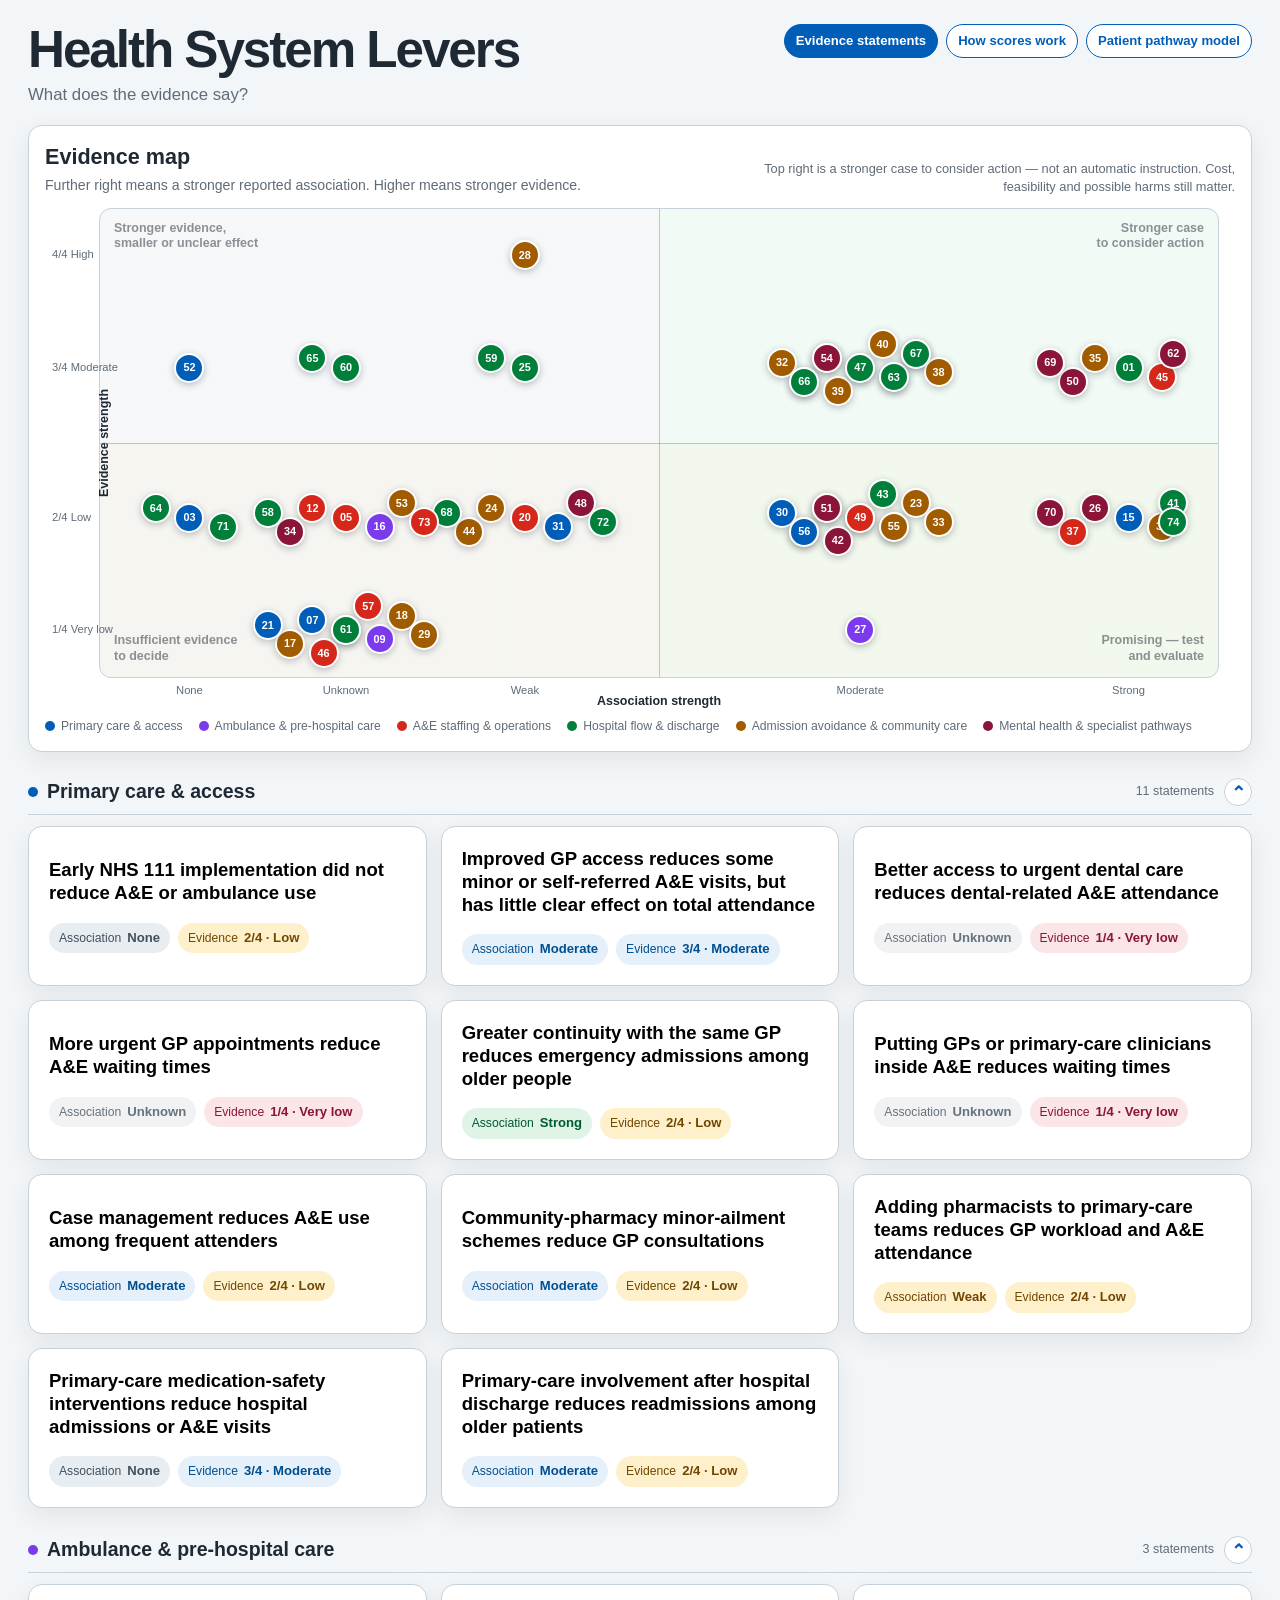
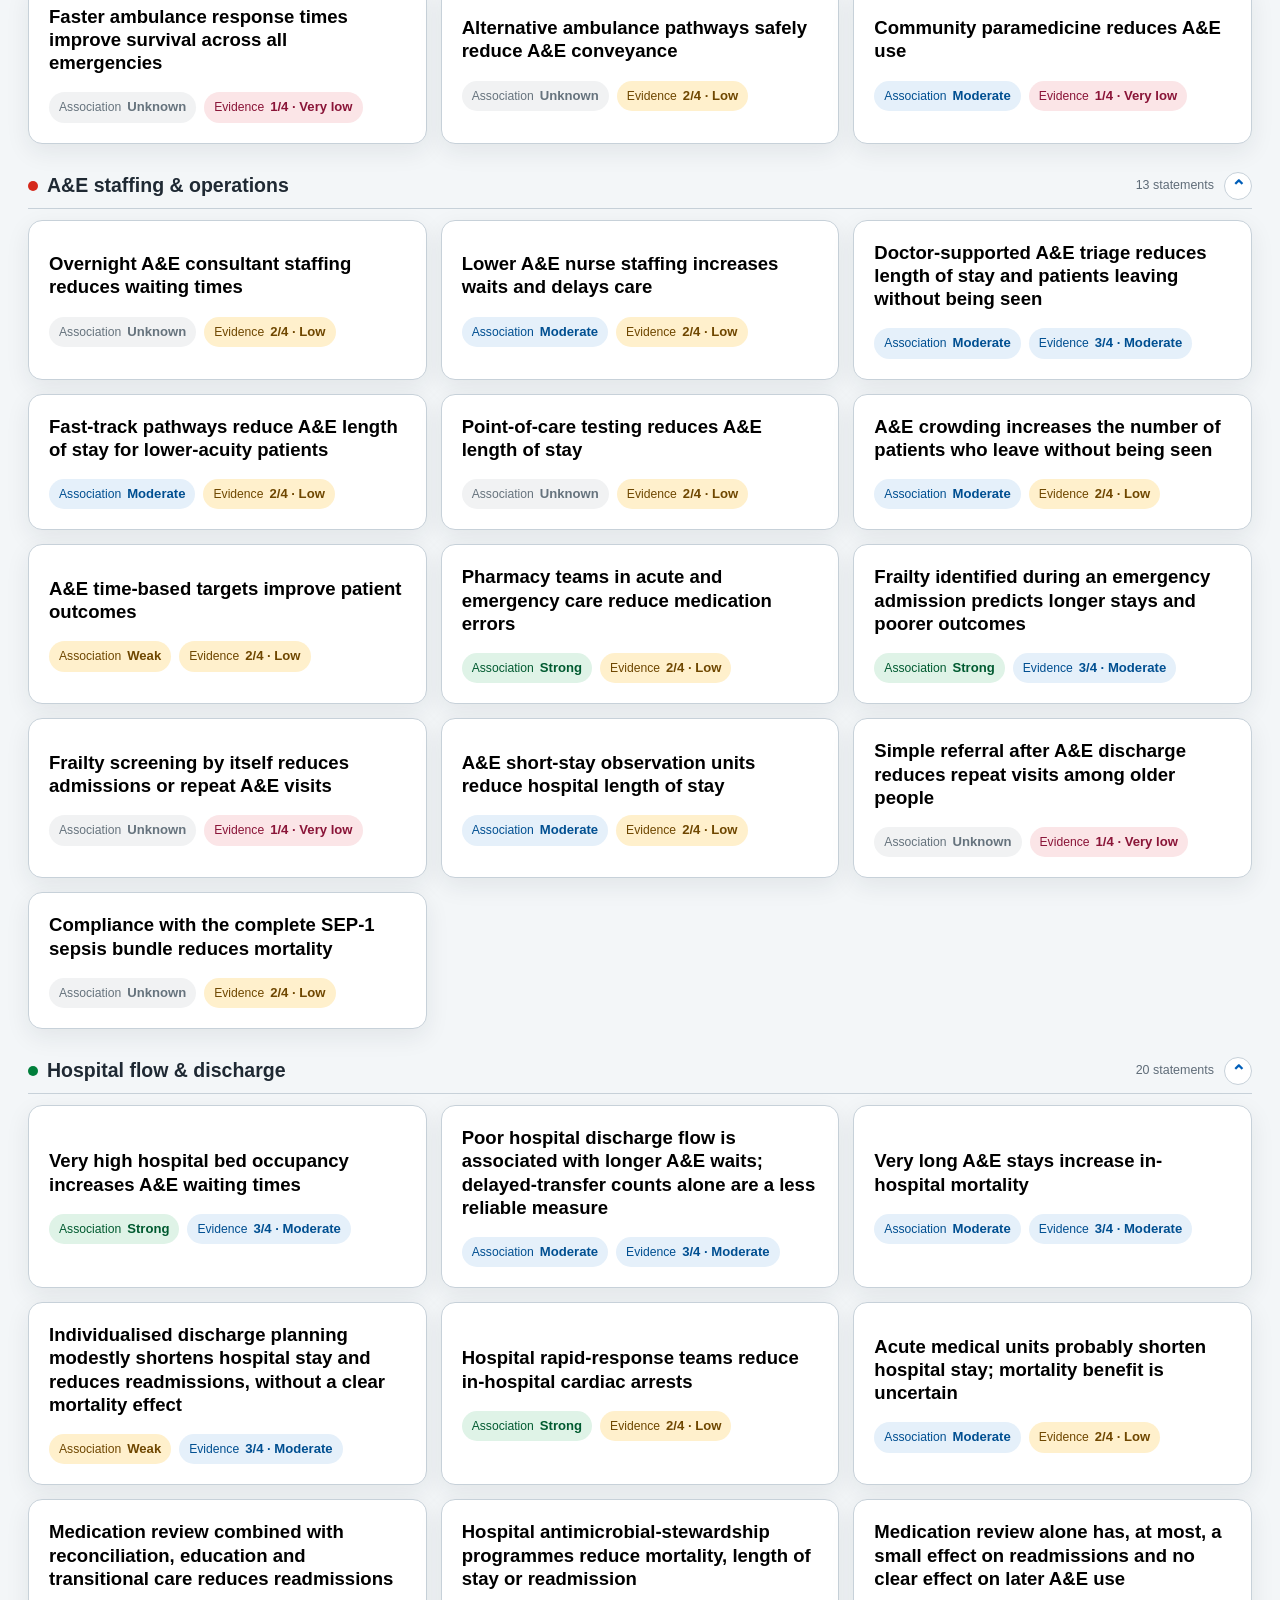
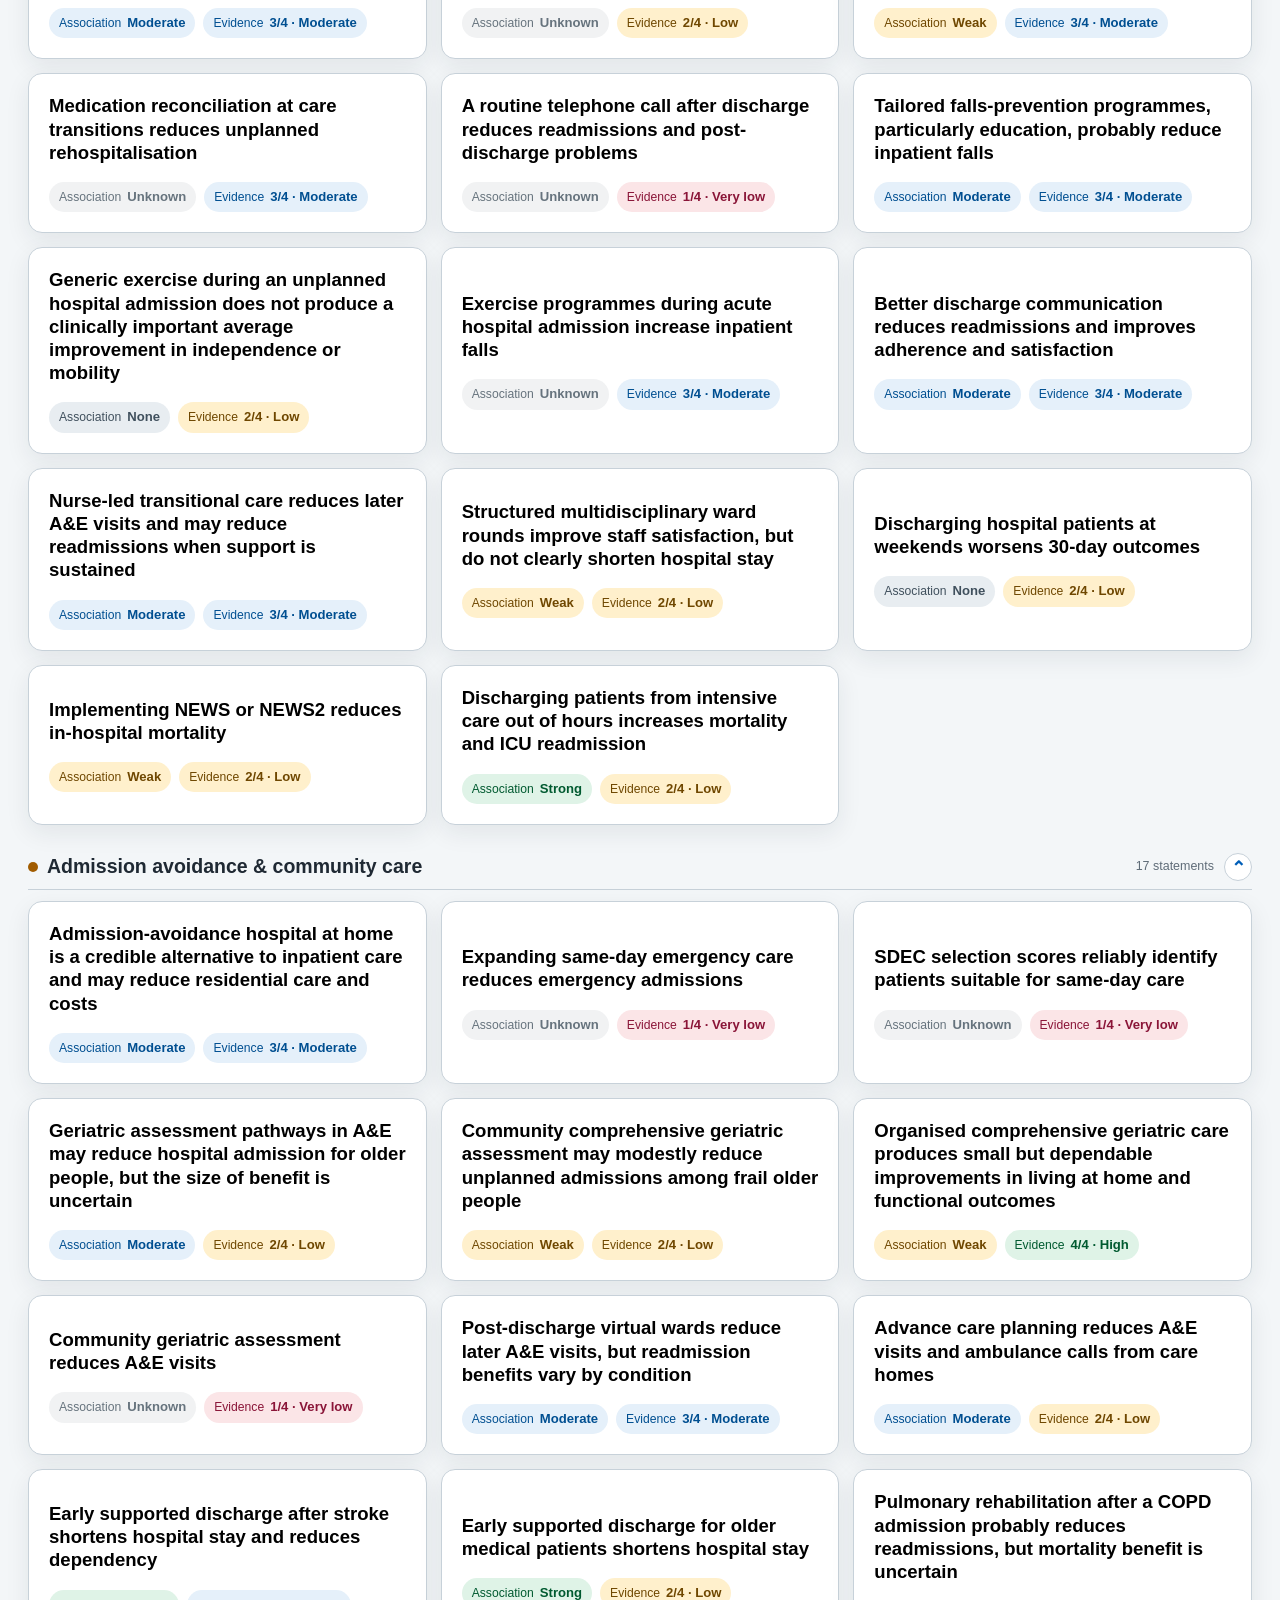
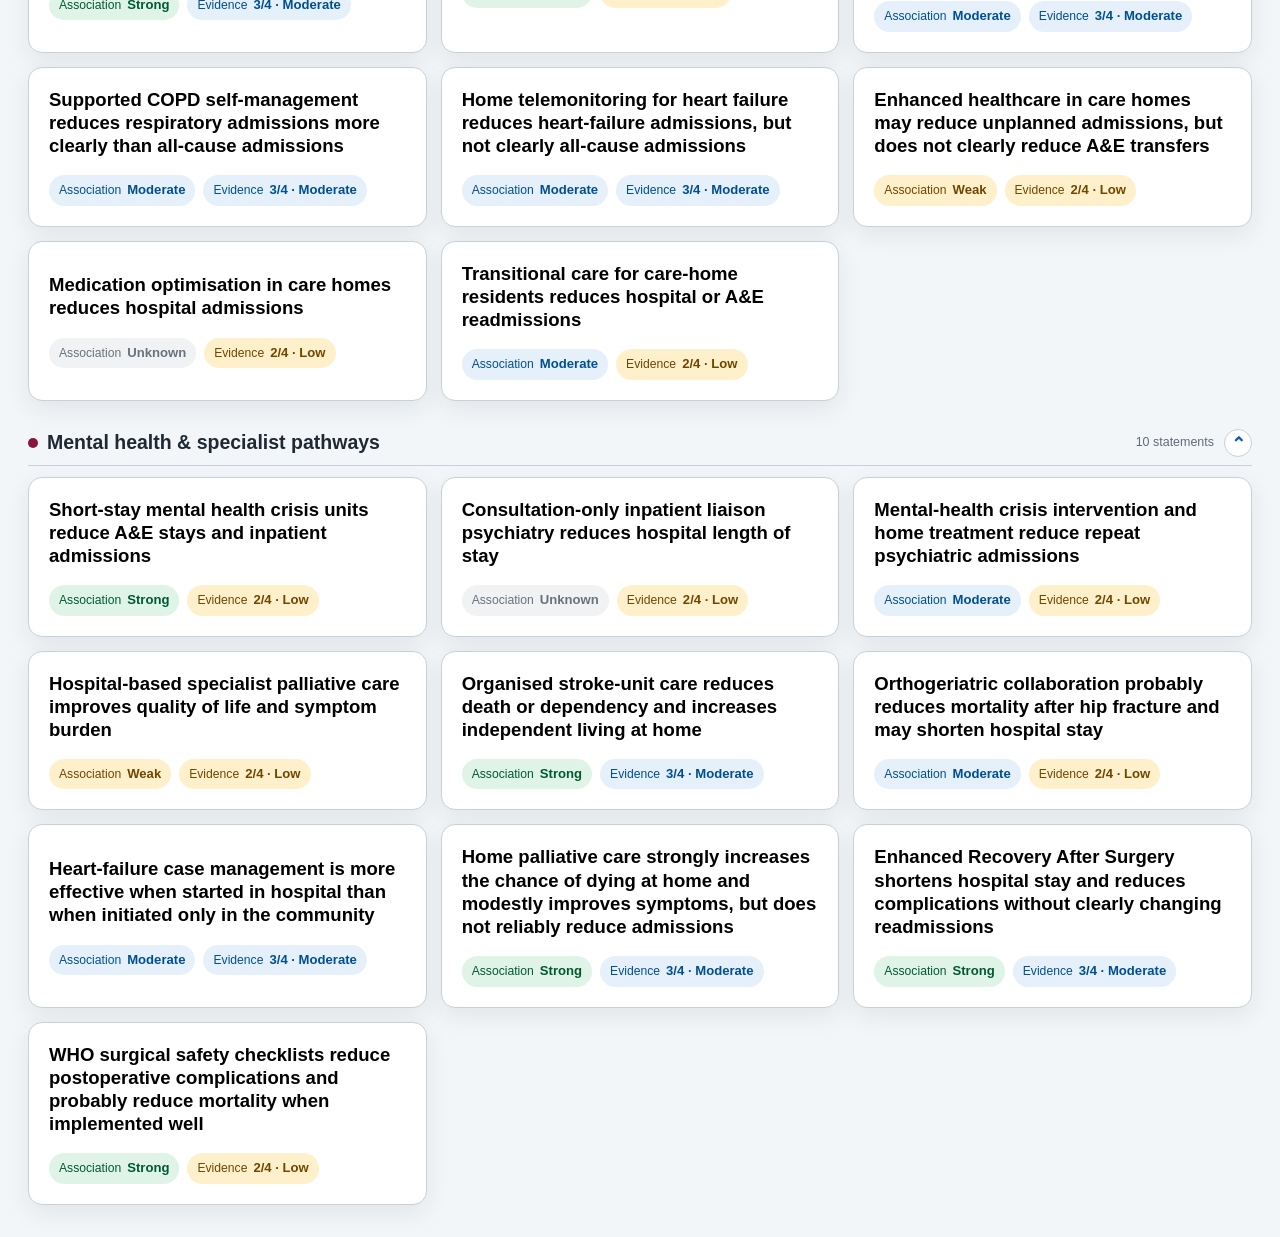
<file: index.html>
<!DOCTYPE html>
<html lang="en-GB">
<head>
    <!-- ===================================================================
         00A. PAGE METADATA
         =================================================================== -->
    <meta charset="UTF-8">
    <meta name="viewport" content="width=device-width, initial-scale=1.0">
    <meta name="description" content="Plain-language evidence statements about changes to health services and the outcomes associated with them.">
    <title>Health System Levers</title>
    <link rel="stylesheet" href="css/styles.css">
    <link rel="stylesheet" href="css/evidence-map.css">
    <link rel="stylesheet" href="css/collapsible.css">
</head>
<body>
    <!-- ===================================================================
         00B. WIDE PAGE SHELL
         =================================================================== -->
    <main class="main-content">
        <header class="page-header">
            <div>
                <h1>Health System Levers</h1>
                <p>What does the evidence say?</p>
            </div>

            <nav class="page-nav" aria-label="Page navigation">
                <span class="page-nav__current">Evidence statements</span>
                <a href="method/">How scores work</a>
                <a href="pathway/">Patient pathway model</a>
            </nav>
        </header>

        <!-- ===============================================================
             01A. ASSOCIATION AND EVIDENCE MAP
             =============================================================== -->
        <section class="evidence-map-panel" aria-labelledby="evidence-map-title">
            <div class="evidence-map-heading">
                <div>
                    <h2 id="evidence-map-title">Evidence map</h2>
                    <p>Further right means a stronger reported association. Higher means stronger evidence.</p>
                </div>
                <p class="evidence-map-caution">Top right is a stronger case to consider action — not an automatic instruction. Cost, feasibility and possible harms still matter.</p>
            </div>

            <div class="evidence-map" id="evidence-map" aria-label="Chart of association strength against evidence strength"></div>
            <div class="category-legend" id="category-legend" aria-label="Domain colours"></div>
        </section>

        <!-- ===============================================================
             02A. CATEGORISED EVIDENCE STATEMENTS
             =============================================================== -->
        <div class="category-list" id="statement-grid" aria-label="Health service evidence statements"></div>
    </main>

    <!-- ===================================================================
         03A. SHARED EVIDENCE TOOLTIP
         =================================================================== -->
    <div class="evidence-tooltip" id="evidence-tooltip" role="dialog" aria-modal="false" aria-labelledby="tooltip-title" hidden>
        <button class="tooltip-close" id="tooltip-close" type="button" aria-label="Close evidence">×</button>
        <div id="tooltip-content"></div>
    </div>

    <!-- ===================================================================
         04A. SOURCE DATA, SYNTHESIS AND APPLICATION SCRIPTS
         =================================================================== -->
    <script src="data/evidence.js"></script>
    <script src="data/evidence-more.js"></script>
    <script src="data/evidence-more-2.js"></script>
    <script src="data/evidence-more-3.js"></script>
    <script src="data/evidence-more-4.js"></script>
    <script src="data/evidence-more-5.js"></script>
    <script src="data/evidence-more-6.js"></script>
    <script src="data/evidence-more-7.js"></script>
    <script src="data/evidence-more-8.js"></script>
    <script src="data/synthesis-audit.js"></script>
    <script src="data/categories.js"></script>
    <script src="js/app.js"></script>
</body>
</html>
</file>
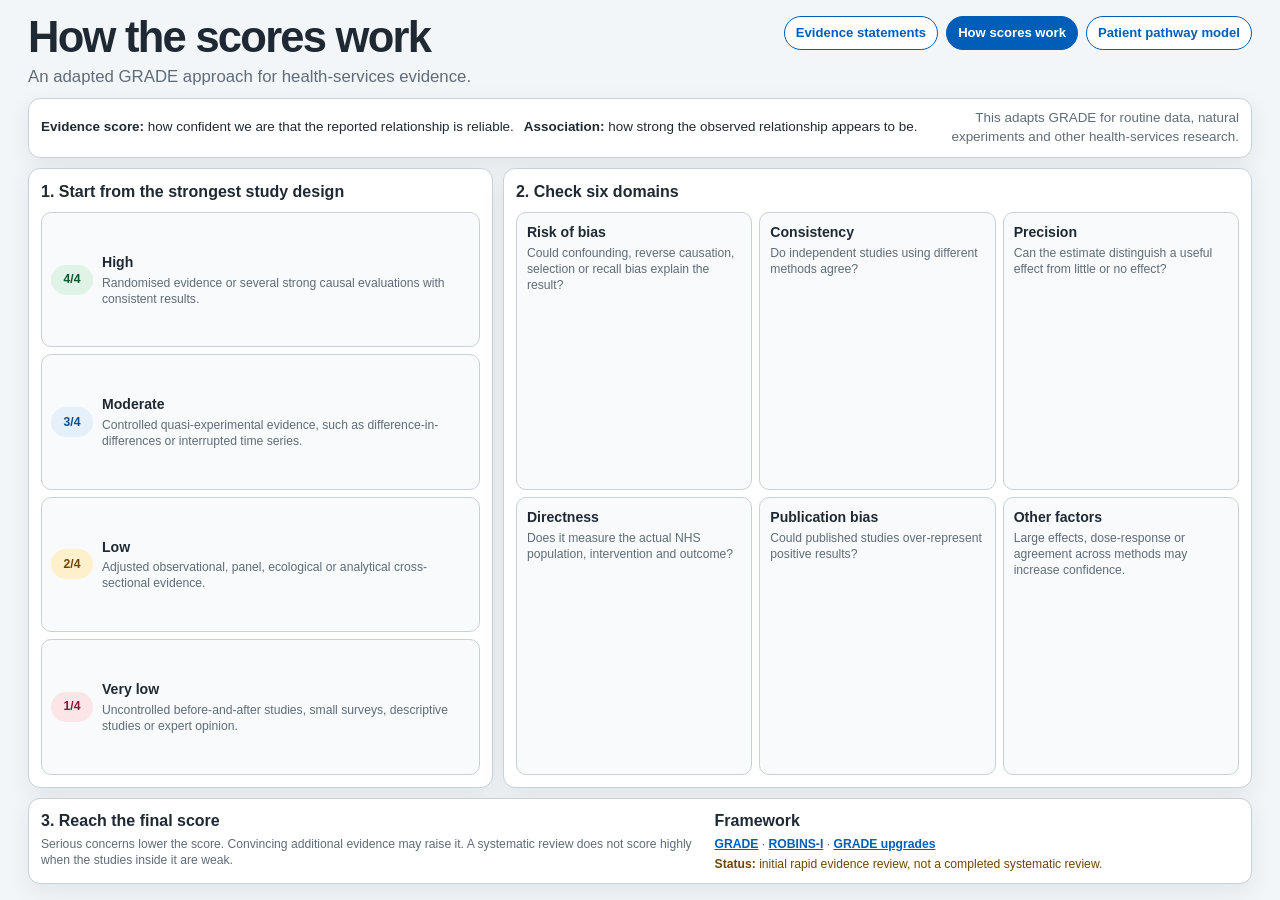
<file: method/index.html>
<!DOCTYPE html>
<html lang="en-GB">
<head>
    <!-- ===================================================================
         00A. PAGE METADATA
         =================================================================== -->
    <meta charset="UTF-8">
    <meta name="viewport" content="width=device-width, initial-scale=1.0">
    <meta name="description" content="How Health System Levers rates health-services evidence.">
    <title>How the scores work | Health System Levers</title>
    <link rel="stylesheet" href="../css/styles.css">
    <link rel="stylesheet" href="styles.css">
</head>
<body>
    <!-- ===================================================================
         00B. COMPACT METHOD PAGE
         =================================================================== -->
    <main class="main-content method-page">
        <header class="page-header method-header">
            <div>
                <h1>How the scores work</h1>
                <p>An adapted GRADE approach for health-services evidence.</p>
            </div>

            <nav class="page-nav" aria-label="Page navigation">
                <a href="../">Evidence statements</a>
                <span class="page-nav__current">How scores work</span>
                <a href="../pathway/">Patient pathway model</a>
            </nav>
        </header>

        <!-- ===============================================================
             01A. PURPOSE AND IMPORTANT DISTINCTION
             =============================================================== -->
        <section class="method-summary">
            <p><strong>Evidence score:</strong> how confident we are that the reported relationship is reliable.</p>
            <p><strong>Association:</strong> how strong the observed relationship appears to be.</p>
            <p class="method-summary__note">This adapts GRADE for routine data, natural experiments and other health-services research.</p>
        </section>

        <!-- ===============================================================
             02A. STARTING DESIGN AND REVIEW DOMAINS
             =============================================================== -->
        <div class="method-layout">
            <section class="method-panel method-panel--design">
                <h2>1. Start from the strongest study design</h2>

                <div class="design-list">
                    <article>
                        <div class="method-score method-score--high">4/4</div>
                        <div><h3>High</h3><p>Randomised evidence or several strong causal evaluations with consistent results.</p></div>
                    </article>

                    <article>
                        <div class="method-score method-score--moderate">3/4</div>
                        <div><h3>Moderate</h3><p>Controlled quasi-experimental evidence, such as difference-in-differences or interrupted time series.</p></div>
                    </article>

                    <article>
                        <div class="method-score method-score--low">2/4</div>
                        <div><h3>Low</h3><p>Adjusted observational, panel, ecological or analytical cross-sectional evidence.</p></div>
                    </article>

                    <article>
                        <div class="method-score method-score--very-low">1/4</div>
                        <div><h3>Very low</h3><p>Uncontrolled before-and-after studies, small surveys, descriptive studies or expert opinion.</p></div>
                    </article>
                </div>
            </section>

            <section class="method-panel method-panel--domains">
                <h2>2. Check six domains</h2>

                <div class="domain-grid">
                    <article><h3>Risk of bias</h3><p>Could confounding, reverse causation, selection or recall bias explain the result?</p></article>
                    <article><h3>Consistency</h3><p>Do independent studies using different methods agree?</p></article>
                    <article><h3>Precision</h3><p>Can the estimate distinguish a useful effect from little or no effect?</p></article>
                    <article><h3>Directness</h3><p>Does it measure the actual NHS population, intervention and outcome?</p></article>
                    <article><h3>Publication bias</h3><p>Could published studies over-represent positive results?</p></article>
                    <article><h3>Other factors</h3><p>Large effects, dose-response or agreement across methods may increase confidence.</p></article>
                </div>
            </section>
        </div>

        <!-- ===============================================================
             03A. FINAL RATING AND SOURCES
             =============================================================== -->
        <section class="method-footer">
            <div>
                <h2>3. Reach the final score</h2>
                <p>Serious concerns lower the score. Convincing additional evidence may raise it. A systematic review does not score highly when the studies inside it are weak.</p>
            </div>

            <div>
                <h2>Framework</h2>
                <p><a href="https://www.cochrane.org/authors/handbooks-and-manuals/handbook/current/chapter-14" target="_blank" rel="noopener noreferrer">GRADE</a> · <a href="https://www.bmj.com/content/355/bmj.i4919" target="_blank" rel="noopener noreferrer">ROBINS-I</a> · <a href="https://www.cdc.gov/acip-grade-handbook/hcp/chapter-9-domains-increasing-ones-certainty-in-the-evidence/index.html" target="_blank" rel="noopener noreferrer">GRADE upgrades</a></p>
                <p class="method-status"><strong>Status:</strong> initial rapid evidence review, not a completed systematic review.</p>
            </div>
        </section>
    </main>
</body>
</html>
</file>
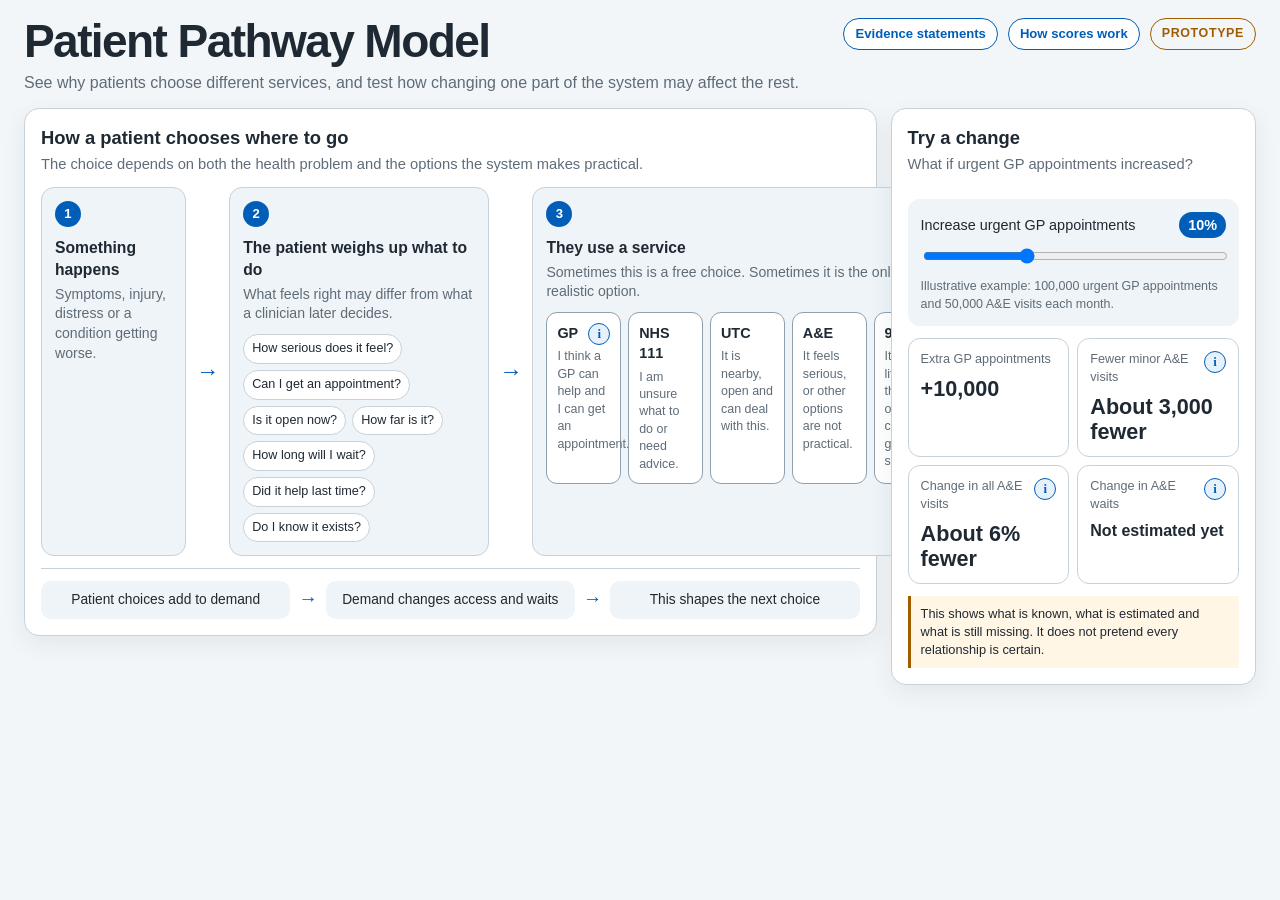
<file: pathway/index.html>
<!DOCTYPE html>
<html lang="en-GB">
<head>
    <!-- ===================================================================
         00A. PAGE METADATA
         =================================================================== -->
    <meta charset="UTF-8">
    <meta name="viewport" content="width=device-width, initial-scale=1.0">
    <meta name="description" content="Explore why patients choose different health services and what may happen when one part of the system changes.">
    <title>Patient Pathway Model | Health System Levers</title>
    <link rel="stylesheet" href="styles.css">
</head>
<body>
    <!-- ===================================================================
         00B. WIDE PAGE SHELL
         =================================================================== -->
    <main class="main-content">
        <header class="page-header">
            <div>
                <h1>Patient Pathway Model</h1>
                <p>See why patients choose different services, and test how changing one part of the system may affect the rest.</p>
            </div>

            <nav class="page-nav" aria-label="Page navigation">
                <a href="../">Evidence statements</a>
                <a href="../method/">How scores work</a>
                <span class="prototype-badge">Prototype</span>
            </nav>
        </header>

        <div class="workspace">
            <!-- ===========================================================
                 01A. SIMPLE PATIENT CHOICE MAP
                 =========================================================== -->
            <section class="panel pathway-panel" aria-labelledby="pathway-title">
                <div class="panel-heading">
                    <h2 id="pathway-title">How a patient chooses where to go</h2>
                    <p>The choice depends on both the health problem and the options the system makes practical.</p>
                </div>

                <div class="pathway-grid">
                    <article class="pathway-stage pathway-stage--need">
                        <div class="step-number">1</div>
                        <div>
                            <h3>Something happens</h3>
                            <p>Symptoms, injury, distress or a condition getting worse.</p>
                        </div>
                    </article>

                    <div class="pathway-arrow" aria-hidden="true">→</div>

                    <article class="pathway-stage pathway-stage--choice">
                        <div class="step-number">2</div>
                        <div>
                            <h3>The patient weighs up what to do</h3>
                            <p>What feels right may differ from what a clinician later decides.</p>
                        </div>

                        <div class="influence-list" aria-label="Things that affect the patient's choice">
                            <span>How serious does it feel?</span>
                            <span>Can I get an appointment?</span>
                            <span>Is it open now?</span>
                            <span>How far is it?</span>
                            <span>How long will I wait?</span>
                            <span>Did it help last time?</span>
                            <span>Do I know it exists?</span>
                        </div>
                    </article>

                    <div class="pathway-arrow" aria-hidden="true">→</div>

                    <article class="pathway-stage pathway-stage--services">
                        <div class="step-number">3</div>
                        <div>
                            <h3>They use a service</h3>
                            <p>Sometimes this is a free choice. Sometimes it is the only realistic option.</p>
                        </div>

                        <div class="service-grid">
                            <div class="service-node">
                                <div class="service-title-row">
                                    <h4>GP</h4>
                                    <button class="info-button" type="button" data-evidence-id="E01" aria-label="Show evidence about GP access and A&E use">i</button>
                                </div>
                                <p>I think a GP can help and I can get an appointment.</p>
                            </div>

                            <div class="service-node">
                                <h4>NHS 111</h4>
                                <p>I am unsure what to do or need advice.</p>
                            </div>

                            <div class="service-node">
                                <h4>UTC</h4>
                                <p>It is nearby, open and can deal with this.</p>
                            </div>

                            <div class="service-node">
                                <h4>A&amp;E</h4>
                                <p>It feels serious, or other options are not practical.</p>
                            </div>

                            <div class="service-node">
                                <h4>999</h4>
                                <p>It feels life-threatening or I cannot get there safely.</p>
                            </div>
                        </div>
                    </article>
                </div>

                <div class="feedback-strip" aria-label="How patient choices feed back into the system">
                    <div>Patient choices add to demand</div>
                    <span aria-hidden="true">→</span>
                    <div>Demand changes access and waits</div>
                    <span aria-hidden="true">→</span>
                    <div>This shapes the next choice</div>
                </div>
            </section>

            <!-- ===========================================================
                 02A. FIRST WHAT-IF EXAMPLE
                 =========================================================== -->
            <section class="panel model-panel" aria-labelledby="model-title">
                <div class="panel-heading">
                    <h2 id="model-title">Try a change</h2>
                    <p>What if urgent GP appointments increased?</p>
                </div>

                <div class="control-panel">
                    <label for="gp-change">Increase urgent GP appointments <strong id="gp-change-value">10%</strong></label>
                    <input id="gp-change" type="range" min="0" max="30" step="1" value="10">
                    <p>Illustrative example: 100,000 urgent GP appointments and 50,000 A&amp;E visits each month.</p>
                </div>

                <div class="output-grid" aria-live="polite">
                    <article class="output-card">
                        <div class="output-card__label">Extra GP appointments</div>
                        <div class="output-card__value" id="output-extra-gp">—</div>
                    </article>

                    <article class="output-card">
                        <div class="output-card__topline">
                            <div class="output-card__label">Fewer minor A&amp;E visits</div>
                            <button class="info-button" type="button" data-evidence-id="E02" aria-label="Show evidence about extra GP access and minor A&E visits">i</button>
                        </div>
                        <div class="output-card__value" id="output-minor-ae">—</div>
                    </article>

                    <article class="output-card">
                        <div class="output-card__topline">
                            <div class="output-card__label">Change in all A&amp;E visits</div>
                            <button class="info-button" type="button" data-evidence-id="E02" aria-label="Show evidence about extra GP access and total A&E visits">i</button>
                        </div>
                        <div class="output-card__value" id="output-total-ae">—</div>
                    </article>

                    <article class="output-card">
                        <div class="output-card__topline">
                            <div class="output-card__label">Change in A&amp;E waits</div>
                            <button class="info-button" type="button" data-evidence-id="E03" aria-label="Show evidence about A&E arrivals and waits">i</button>
                        </div>
                        <div class="output-card__value output-card__value--small" id="output-waits">—</div>
                    </article>
                </div>

                <p class="model-note">This shows what is known, what is estimated and what is still missing. It does not pretend every relationship is certain.</p>
            </section>
        </div>
    </main>

    <!-- ===================================================================
         03A. SHARED EVIDENCE TOOLTIP
         =================================================================== -->
    <div class="evidence-tooltip" id="evidence-tooltip" role="tooltip" hidden>
        <button class="tooltip-close" id="tooltip-close" type="button" aria-label="Close evidence">×</button>
        <div id="tooltip-content"></div>
    </div>

    <!-- ===================================================================
         04A. DATA AND APPLICATION SCRIPTS
         =================================================================== -->
    <script src="evidence.js"></script>
    <script src="app.js"></script>
</body>
</html>
</file>
<file: css/styles.css>
/* ========================================================================== 
   00A. DESIGN TOKENS
   ========================================================================== */

:root {
    --page-bg: #f3f6f8;
    --panel-bg: #ffffff;
    --text: #1f2933;
    --muted: #5f6c78;
    --border: #c7d1d9;
    --accent: #005eb8;
    --shadow: 0 8px 24px rgba(31, 41, 51, 0.08);

    --association-strong-bg: #dff3e7;
    --association-strong-text: #005a30;
    --association-moderate-bg: #e5f0fa;
    --association-moderate-text: #004f91;
    --association-weak-bg: #fff0cc;
    --association-weak-text: #6f4700;
    --association-none-bg: #e8edf1;
    --association-none-text: #40505d;
    --association-unknown-bg: #f1f2f3;
    --association-unknown-text: #66737d;

    --evidence-high-bg: #dff3e7;
    --evidence-high-text: #005a30;
    --evidence-moderate-bg: #e5f0fa;
    --evidence-moderate-text: #004f91;
    --evidence-low-bg: #fff0cc;
    --evidence-low-text: #6f4700;
    --evidence-very-low-bg: #fbe5e7;
    --evidence-very-low-text: #8a1538;
}

/* ========================================================================== 
   00B. BASE PAGE
   ========================================================================== */

* {
    box-sizing: border-box;
}

html {
    min-height: 100%;
}

body {
    min-height: 100%;
    margin: 0;
    background: var(--page-bg);
    color: var(--text);
    font-family: Arial, Helvetica, sans-serif;
    line-height: 1.4;
}

button {
    font: inherit;
}

a {
    color: var(--accent);
}

/* ========================================================================== 
   00C. WIDE PAGE LAYOUT
   ========================================================================== */

.main-content {
    width: min(1560px, 100%);
    min-height: 100vh;
    margin: 0 auto;
    padding: 24px 28px 32px;
}

.page-header {
    display: flex;
    align-items: flex-start;
    justify-content: space-between;
    gap: 20px;
    margin-bottom: 18px;
}

.page-header h1 {
    margin: 0;
    font-size: clamp(2.25rem, 4vw, 4rem);
    line-height: 1;
    letter-spacing: -0.04em;
}

.page-header p {
    margin: 8px 0 0;
    color: var(--muted);
    font-size: 1.05rem;
}

.page-nav {
    display: flex;
    flex-wrap: wrap;
    align-items: center;
    justify-content: flex-end;
    gap: 8px;
}

.page-nav a,
.page-nav__current {
    border: 1px solid var(--accent);
    border-radius: 999px;
    padding: 7px 11px;
    font-size: 0.82rem;
    font-weight: 700;
}

.page-nav a {
    background: var(--panel-bg);
    text-decoration: none;
}

.page-nav__current {
    background: var(--accent);
    color: white;
}

/* ========================================================================== 
   01A. SCORE KEY
   ========================================================================== */

.score-key {
    display: flex;
    flex-wrap: wrap;
    gap: 10px 24px;
    margin-bottom: 18px;
    border: 1px solid var(--border);
    border-radius: 12px;
    background: var(--panel-bg);
    padding: 10px 12px;
}

.score-key__group {
    display: flex;
    flex-wrap: wrap;
    align-items: center;
    gap: 7px;
}

.score-key__group strong {
    margin-right: 2px;
    font-size: 0.88rem;
}

.key-chip {
    border-radius: 999px;
    padding: 4px 8px;
    font-size: 0.76rem;
    font-weight: 700;
}

/* ========================================================================== 
   01B. SHARED SCORE COLOURS
   ========================================================================== */

.key-chip--association-strong,
.score--association-strong {
    background: var(--association-strong-bg);
    color: var(--association-strong-text);
}

.key-chip--association-moderate,
.score--association-moderate {
    background: var(--association-moderate-bg);
    color: var(--association-moderate-text);
}

.key-chip--association-weak,
.score--association-weak {
    background: var(--association-weak-bg);
    color: var(--association-weak-text);
}

.key-chip--association-none,
.score--association-none {
    background: var(--association-none-bg);
    color: var(--association-none-text);
}

.key-chip--association-unknown,
.score--association-unknown {
    background: var(--association-unknown-bg);
    color: var(--association-unknown-text);
}

.key-chip--evidence-high,
.score--evidence-high {
    background: var(--evidence-high-bg);
    color: var(--evidence-high-text);
}

.key-chip--evidence-moderate,
.score--evidence-moderate {
    background: var(--evidence-moderate-bg);
    color: var(--evidence-moderate-text);
}

.key-chip--evidence-low,
.score--evidence-low {
    background: var(--evidence-low-bg);
    color: var(--evidence-low-text);
}

.key-chip--evidence-very-low,
.score--evidence-very-low {
    background: var(--evidence-very-low-bg);
    color: var(--evidence-very-low-text);
}

/* ========================================================================== 
   02A. STATEMENT CARD GRID
   ========================================================================== */

.statement-grid {
    display: grid;
    grid-template-columns: repeat(3, minmax(0, 1fr));
    gap: 14px;
    align-items: start;
}

.statement-card {
    width: 100%;
    border: 1px solid var(--border);
    border-radius: 14px;
    background: var(--panel-bg);
    box-shadow: var(--shadow);
    cursor: pointer;
    padding: 20px;
    text-align: left;
    transition: border-color 150ms ease, transform 150ms ease, box-shadow 150ms ease;
}

.statement-card:hover,
.statement-card:focus-visible {
    border-color: var(--accent);
    box-shadow: 0 10px 28px rgba(31, 41, 51, 0.13);
    transform: translateY(-2px);
}

.statement-card__text {
    margin: 0;
    font-size: clamp(1.15rem, 1.45vw, 1.45rem);
    font-weight: 700;
    line-height: 1.25;
}

.statement-card__scores {
    display: flex;
    flex-wrap: wrap;
    gap: 8px;
    margin-top: 18px;
}

.score {
    display: inline-flex;
    align-items: baseline;
    gap: 6px;
    border-radius: 999px;
    padding: 6px 10px;
}

.score span {
    font-size: 0.76rem;
    font-weight: 400;
}

.score strong {
    font-size: 0.82rem;
}

/* ========================================================================== 
   03A. EVIDENCE TOOLTIP
   ========================================================================== */

.evidence-tooltip {
    position: fixed;
    z-index: 1000;
    width: min(520px, calc(100vw - 24px));
    max-height: calc(100vh - 24px);
    overflow-y: auto;
    border: 1px solid #8fa1af;
    border-radius: 14px;
    background: var(--panel-bg);
    box-shadow: 0 18px 46px rgba(31, 41, 51, 0.24);
    padding: 17px;
}

.evidence-tooltip[hidden] {
    display: none;
}

.tooltip-close {
    position: absolute;
    top: 8px;
    right: 9px;
    border: 0;
    background: transparent;
    color: var(--muted);
    cursor: pointer;
    padding: 2px 6px;
    font-size: 1.2rem;
}

.tooltip-kicker {
    margin: 0 34px 5px 0;
    color: var(--muted);
    font-size: 0.76rem;
    font-weight: 700;
    text-transform: uppercase;
    letter-spacing: 0.04em;
}

.evidence-tooltip h2 {
    margin: 0 30px 14px 0;
    font-size: 1.08rem;
    line-height: 1.3;
}

.tooltip-scores {
    display: flex;
    flex-wrap: wrap;
    gap: 7px;
    margin-bottom: 12px;
}

.tooltip-direction {
    margin: 0 0 8px;
    font-size: 0.86rem;
}

.tooltip-finding {
    margin: 0 0 14px;
    border-left: 3px solid var(--accent);
    background: #f1f7fc;
    padding: 10px 11px;
    font-size: 0.9rem;
}

.tooltip-details {
    display: grid;
    gap: 9px;
    margin: 0;
}

.tooltip-details div {
    border-top: 1px solid var(--border);
    padding-top: 8px;
}

.tooltip-details dt {
    margin: 0 0 2px;
    font-size: 0.78rem;
    font-weight: 700;
}

.tooltip-details dd {
    margin: 0;
    color: var(--muted);
    font-size: 0.84rem;
}

.tooltip-source-block {
    margin-top: 14px;
    border-top: 1px solid var(--border);
    padding-top: 10px;
}

.tooltip-source-block h3 {
    margin: 0 0 6px;
    font-size: 0.85rem;
}

.tooltip-sources {
    display: grid;
    gap: 5px;
    margin: 0;
    padding-left: 19px;
}

.tooltip-sources li {
    font-size: 0.82rem;
}

.tooltip-source--missing {
    color: #8a1538;
}

/* ========================================================================== 
   04A. RESPONSIVE LAYOUT
   ========================================================================== */

@media (max-width: 1050px) {
    .statement-grid {
        grid-template-columns: repeat(2, minmax(0, 1fr));
    }
}

@media (max-width: 650px) {
    .main-content {
        padding: 18px 14px 24px;
    }

    .page-header {
        display: block;
    }

    .page-header h1 {
        font-size: 2.4rem;
    }

    .page-nav {
        justify-content: flex-start;
        margin-top: 12px;
    }

    .statement-grid {
        grid-template-columns: 1fr;
    }

    .score-key {
        display: grid;
        gap: 10px;
    }
}
</file>
<file: css/evidence-map.css>
/* ========================================================================== 
   00A. EVIDENCE MAP PANEL
   ========================================================================== */

.evidence-map-panel {
    margin-bottom: 26px;
    border: 1px solid var(--border);
    border-radius: 14px;
    background: var(--panel-bg);
    box-shadow: var(--shadow);
    padding: 16px;
}

.evidence-map-heading {
    display: grid;
    grid-template-columns: minmax(0, 1fr) minmax(320px, 0.8fr);
    gap: 24px;
    align-items: end;
    margin-bottom: 12px;
}

.evidence-map-heading h2 {
    margin: 0;
    font-size: 1.35rem;
}

.evidence-map-heading p {
    margin: 4px 0 0;
    color: var(--muted);
    font-size: 0.88rem;
}

.evidence-map-heading .evidence-map-caution {
    margin: 0;
    text-align: right;
    font-size: 0.8rem;
}

/* ========================================================================== 
   00B. CHART SURFACE AND QUADRANTS
   ========================================================================== */

.evidence-map {
    position: relative;
    height: 470px;
    margin: 0 16px 40px 54px;
    border: 1px solid var(--border);
    border-radius: 12px;
    overflow: visible;
    background:
        linear-gradient(to right, rgba(232, 237, 241, 0.42) 0 50%, rgba(223, 243, 231, 0.42) 50% 100%),
        linear-gradient(to bottom, rgba(255, 255, 255, 0.05) 0 50%, rgba(255, 240, 204, 0.28) 50% 100%);
}

.map-quadrant {
    position: absolute;
    z-index: 1;
    color: rgba(31, 41, 51, 0.5);
    font-size: 0.78rem;
    font-weight: 700;
    line-height: 1.25;
    pointer-events: none;
}

.map-quadrant--top-left {
    top: 12px;
    left: 14px;
}

.map-quadrant--top-right {
    top: 12px;
    right: 14px;
    text-align: right;
}

.map-quadrant--bottom-left {
    bottom: 12px;
    left: 14px;
}

.map-quadrant--bottom-right {
    right: 14px;
    bottom: 12px;
    text-align: right;
}

.map-axis {
    position: absolute;
    z-index: 1;
    background: rgba(95, 108, 120, 0.36);
    pointer-events: none;
}

.map-axis--vertical {
    top: 0;
    bottom: 0;
    left: 50%;
    width: 1px;
}

.map-axis--horizontal {
    top: 50%;
    right: 0;
    left: 0;
    height: 1px;
}

.map-axis-title {
    position: absolute;
    color: var(--text);
    font-size: 0.78rem;
    font-weight: 700;
    pointer-events: none;
}

.map-axis-title--x {
    bottom: -34px;
    left: 50%;
    transform: translateX(-50%);
}

.map-axis-title--y {
    top: 50%;
    left: -49px;
    transform: translateY(-50%) rotate(-90deg);
    white-space: nowrap;
}

/* ========================================================================== 
   00C. AXIS LABELS
   ========================================================================== */

.map-y-label,
.map-x-label {
    position: absolute;
    color: var(--muted);
    font-size: 0.7rem;
    pointer-events: none;
}

.map-y-label {
    left: -48px;
    transform: translateY(-50%);
}

.map-y-label--high { top: 10%; }
.map-y-label--moderate { top: 34%; }
.map-y-label--low { top: 66%; }
.map-y-label--very-low { top: 90%; }

.map-x-label {
    bottom: -22px;
    transform: translateX(-50%);
}

.map-x-label--none { left: 8%; }
.map-x-label--unknown { left: 22%; }
.map-x-label--weak { left: 38%; }
.map-x-label--moderate { left: 68%; }
.map-x-label--strong { left: 92%; }

/* ========================================================================== 
   00D. CLICKABLE MAP POINTS
   ========================================================================== */

.map-point {
    position: absolute;
    z-index: 5;
    top: var(--point-y);
    left: var(--point-x);
    display: grid;
    width: 30px;
    height: 30px;
    place-items: center;
    transform: translate(-50%, -50%);
    border: 2px solid white;
    border-radius: 50%;
    box-shadow: 0 2px 7px rgba(31, 41, 51, 0.28);
    cursor: pointer;
    padding: 0;
    color: white;
    font-size: 0.68rem;
    font-weight: 700;
    transition: transform 120ms ease, box-shadow 120ms ease;
}

.map-point:hover,
.map-point:focus-visible {
    z-index: 10;
    transform: translate(-50%, -50%) scale(1.28);
    box-shadow: 0 4px 12px rgba(31, 41, 51, 0.4);
}

/* ========================================================================== 
   01A. DOMAIN COLOURS
   ========================================================================== */

.category-dot--primary-care-and-access,
.map-point--primary-care-and-access {
    background: #005eb8;
}

.category-dot--ambulance-and-pre-hospital-care,
.map-point--ambulance-and-pre-hospital-care {
    background: #7c3aed;
}

.category-dot--a-and-e-staffing-and-operations,
.map-point--a-and-e-staffing-and-operations {
    background: #d5281b;
}

.category-dot--hospital-flow-and-discharge,
.map-point--hospital-flow-and-discharge {
    background: #007f3b;
}

.category-dot--admission-avoidance-and-community-care,
.map-point--admission-avoidance-and-community-care {
    background: #a15c00;
}

.category-dot--mental-health-and-specialist-pathways,
.map-point--mental-health-and-specialist-pathways {
    background: #8a1538;
}

.category-dot {
    display: inline-block;
    flex: 0 0 auto;
    width: 10px;
    height: 10px;
    border-radius: 50%;
}

.category-legend {
    display: flex;
    flex-wrap: wrap;
    gap: 8px 16px;
    align-items: center;
    margin-top: 6px;
}

.category-legend > span {
    display: inline-flex;
    align-items: center;
    gap: 6px;
    color: var(--muted);
    font-size: 0.76rem;
}

/* ========================================================================== 
   02A. CATEGORISED STATEMENT SECTIONS
   ========================================================================== */

.category-list {
    display: grid;
    gap: 28px;
}

.category-section {
    min-width: 0;
}

.category-heading {
    display: flex;
    align-items: center;
    justify-content: space-between;
    gap: 16px;
    margin-bottom: 11px;
    border-bottom: 1px solid var(--border);
    padding-bottom: 8px;
}

.category-heading h2 {
    display: flex;
    align-items: center;
    gap: 9px;
    margin: 0;
    font-size: 1.22rem;
}

.category-heading > span {
    color: var(--muted);
    font-size: 0.78rem;
}

.category-section .statement-grid {
    align-items: stretch;
}

.category-section .statement-card {
    height: 100%;
}

/* ========================================================================== 
   03A. RESPONSIVE LAYOUT
   ========================================================================== */

@media (max-width: 900px) {
    .evidence-map-heading {
        grid-template-columns: 1fr;
        gap: 6px;
    }

    .evidence-map-heading .evidence-map-caution {
        text-align: left;
    }

    .evidence-map {
        height: 410px;
        margin-right: 4px;
    }
}

@media (max-width: 650px) {
    .evidence-map-panel {
        padding: 12px;
    }

    .evidence-map {
        height: 360px;
        margin-left: 42px;
    }

    .map-point {
        width: 26px;
        height: 26px;
        font-size: 0.62rem;
    }

    .map-quadrant {
        font-size: 0.66rem;
    }

    .map-y-label {
        left: -39px;
        font-size: 0.62rem;
    }

    .map-axis-title--y {
        left: -42px;
    }

    .category-heading {
        align-items: flex-start;
    }
}
</file>
<file: css/collapsible.css>
/* ========================================================================== 
   00A. COLLAPSIBLE DOMAIN SECTIONS
   ========================================================================== */

.category-section {
    border: 0;
}

.category-section > summary {
    list-style: none;
    cursor: pointer;
}

.category-section > summary::-webkit-details-marker {
    display: none;
}

.category-heading {
    user-select: none;
}

.category-heading:hover h2,
.category-heading:focus-visible h2 {
    color: var(--accent);
}

.category-heading:focus-visible {
    outline: 2px solid var(--accent);
    outline-offset: 4px;
    border-radius: 4px;
}

.category-heading__meta {
    display: inline-flex;
    align-items: center;
    gap: 10px;
    color: var(--muted);
    font-size: 0.78rem;
}

.category-chevron {
    display: inline-grid;
    width: 28px;
    height: 28px;
    place-items: center;
    border: 1px solid var(--border);
    border-radius: 50%;
    background: var(--panel-bg);
    color: var(--accent);
    font-size: 1.15rem;
    font-weight: 700;
    line-height: 1;
    transition: transform 160ms ease, background 160ms ease;
}

.category-section[open] .category-chevron {
    transform: rotate(180deg);
}

.category-section:not([open]) .category-heading {
    margin-bottom: 0;
}

.category-section[open] .statement-grid {
    animation: reveal-category 140ms ease-out;
}

@keyframes reveal-category {
    from {
        opacity: 0;
        transform: translateY(-4px);
    }

    to {
        opacity: 1;
        transform: translateY(0);
    }
}

@media (prefers-reduced-motion: reduce) {
    .category-section[open] .statement-grid {
        animation: none;
    }

    .category-chevron {
        transition: none;
    }
}
</file>
<file: method/styles.css>
/* ========================================================================== 
   00A. FULL-HEIGHT METHOD PAGE
   ========================================================================== */

.method-page {
    display: grid;
    grid-template-rows: auto auto minmax(0, 1fr) auto;
    width: min(1500px, 100%);
    min-height: 100vh;
    gap: 10px;
    padding-top: 16px;
    padding-bottom: 16px;
}

.method-header {
    margin-bottom: 0;
}

.method-header h1 {
    font-size: clamp(2.15rem, 3.4vw, 3.35rem);
}

.method-header p {
    margin-top: 5px;
}

.method-summary {
    display: grid;
    grid-template-columns: auto auto minmax(280px, 1fr);
    gap: 10px;
    align-items: center;
    border: 1px solid var(--border);
    border-radius: 12px;
    background: var(--panel-bg);
    box-shadow: var(--shadow);
    padding: 10px 12px;
}

.method-summary p {
    margin: 0;
    font-size: 0.84rem;
}

.method-summary__note {
    color: var(--muted);
    text-align: right;
}

/* ========================================================================== 
   01A. TWO-COLUMN METHOD LAYOUT
   ========================================================================== */

.method-layout {
    display: grid;
    grid-template-columns: minmax(380px, 0.9fr) minmax(620px, 1.45fr);
    gap: 10px;
    min-height: 0;
    align-items: stretch;
}

.method-panel,
.method-footer {
    border: 1px solid var(--border);
    border-radius: 12px;
    background: var(--panel-bg);
    box-shadow: var(--shadow);
}

.method-panel {
    display: flex;
    min-height: 0;
    flex-direction: column;
    padding: 12px;
}

.method-panel h2,
.method-footer h2 {
    margin: 0;
    font-size: 1rem;
}

/* ========================================================================== 
   01B. STARTING STUDY DESIGN
   ========================================================================== */

.design-list {
    display: grid;
    grid-template-rows: repeat(4, minmax(0, 1fr));
    flex: 1;
    gap: 7px;
    min-height: 0;
    margin-top: 9px;
}

.design-list article {
    display: grid;
    grid-template-columns: auto 1fr;
    gap: 9px;
    min-height: 0;
    align-items: center;
    border: 1px solid var(--border);
    border-radius: 10px;
    background: #f8fafb;
    padding: 8px 9px;
}

.design-list h3,
.domain-grid h3 {
    margin: 0 0 2px;
    font-size: 0.88rem;
}

.design-list p,
.domain-grid p,
.method-footer p {
    margin: 0;
    color: var(--muted);
    font-size: 0.76rem;
    line-height: 1.32;
}

.method-score {
    display: inline-grid;
    min-width: 42px;
    height: 30px;
    place-items: center;
    border-radius: 999px;
    padding: 0 8px;
    font-size: 0.76rem;
    font-weight: 700;
}

.method-score--high {
    background: var(--evidence-high-bg);
    color: var(--evidence-high-text);
}

.method-score--moderate {
    background: var(--evidence-moderate-bg);
    color: var(--evidence-moderate-text);
}

.method-score--low {
    background: var(--evidence-low-bg);
    color: var(--evidence-low-text);
}

.method-score--very-low {
    background: var(--evidence-very-low-bg);
    color: var(--evidence-very-low-text);
}

/* ========================================================================== 
   02A. REVIEW DOMAINS
   ========================================================================== */

.domain-grid {
    display: grid;
    grid-template-columns: repeat(3, minmax(0, 1fr));
    grid-template-rows: repeat(2, minmax(0, 1fr));
    flex: 1;
    gap: 7px;
    min-height: 0;
    margin-top: 9px;
}

.domain-grid article {
    min-height: 0;
    border: 1px solid var(--border);
    border-radius: 10px;
    background: #f8fafb;
    padding: 10px;
}

/* ========================================================================== 
   03A. FINAL SCORE AND SOURCES
   ========================================================================== */

.method-footer {
    display: grid;
    grid-template-columns: 1.25fr 1fr;
    gap: 18px;
    padding: 11px 12px;
}

.method-footer h2 {
    margin-bottom: 4px;
}

.method-footer a {
    font-weight: 700;
}

.method-status {
    margin-top: 4px !important;
    color: #6f4700 !important;
}

/* ========================================================================== 
   04A. RESPONSIVE LAYOUT
   ========================================================================== */

@media (max-width: 1100px) {
    .method-page {
        display: block;
    }

    .method-header,
    .method-summary,
    .method-layout {
        margin-bottom: 10px;
    }

    .method-summary {
        grid-template-columns: 1fr 1fr;
    }

    .method-summary__note {
        grid-column: 1 / -1;
        text-align: left;
    }

    .method-layout {
        grid-template-columns: 1fr;
    }

    .design-list {
        grid-template-rows: none;
    }

    .domain-grid {
        grid-template-rows: none;
    }
}

@media (max-width: 700px) {
    .method-summary,
    .method-footer {
        grid-template-columns: 1fr;
    }

    .domain-grid {
        grid-template-columns: 1fr;
    }
}
</file>
<file: pathway/styles.css>
/* ========================================================================== 
   00A. DESIGN TOKENS
   ========================================================================== */

:root {
    --page-bg: #f3f6f8;
    --panel-bg: #ffffff;
    --panel-soft: #eef4f7;
    --text: #1f2933;
    --muted: #5f6c78;
    --border: #c7d1d9;
    --border-strong: #8fa1af;
    --accent: #005eb8;
    --accent-soft: #e7f1fb;
    --warning: #a15c00;
    --shadow: 0 8px 24px rgba(31, 41, 51, 0.07);
    --radius: 15px;
}

/* ========================================================================== 
   00B. BASE PAGE
   ========================================================================== */

* {
    box-sizing: border-box;
}

html,
body {
    min-height: 100%;
}

body {
    margin: 0;
    background: var(--page-bg);
    color: var(--text);
    font-family: Arial, Helvetica, sans-serif;
    line-height: 1.4;
}

button,
input {
    font: inherit;
}

a {
    color: var(--accent);
}

/* ========================================================================== 
   00C. WIDE PAGE LAYOUT
   ========================================================================== */

.main-content {
    width: min(1560px, 100%);
    min-height: 100vh;
    margin: 0 auto;
    padding: 18px 24px 22px;
}

.page-header {
    display: flex;
    align-items: flex-start;
    justify-content: space-between;
    gap: 20px;
    margin-bottom: 14px;
}

.page-header h1 {
    margin: 0;
    font-size: clamp(2.1rem, 3.6vw, 3.5rem);
    line-height: 1;
    letter-spacing: -0.035em;
}

.page-header p {
    max-width: 850px;
    margin: 8px 0 0;
    color: var(--muted);
    font-size: 1rem;
}

.page-nav {
    display: flex;
    flex-wrap: wrap;
    align-items: center;
    justify-content: flex-end;
    gap: 10px;
}

.page-nav a {
    border: 1px solid var(--accent);
    border-radius: 999px;
    background: var(--panel-bg);
    padding: 6px 11px;
    font-size: 0.82rem;
    font-weight: 700;
    text-decoration: none;
}

.prototype-badge {
    border: 1px solid var(--warning);
    border-radius: 999px;
    color: var(--warning);
    padding: 6px 11px;
    font-size: 0.78rem;
    font-weight: 700;
    text-transform: uppercase;
    letter-spacing: 0.05em;
}

.workspace {
    display: grid;
    grid-template-columns: minmax(0, 1.75fr) minmax(340px, 0.75fr);
    gap: 14px;
    align-items: start;
}

.panel {
    min-width: 0;
    border: 1px solid var(--border);
    border-radius: var(--radius);
    background: var(--panel-bg);
    box-shadow: var(--shadow);
    padding: 16px;
}

.panel-heading {
    margin-bottom: 12px;
}

.panel-heading h2 {
    margin: 0;
    font-size: 1.15rem;
}

.panel-heading p {
    margin: 3px 0 0;
    color: var(--muted);
    font-size: 0.92rem;
}

/* ========================================================================== 
   01A. PATIENT CHOICE MAP
   ========================================================================== */

.pathway-grid {
    display: grid;
    grid-template-columns: minmax(145px, 0.65fr) auto minmax(260px, 1fr) auto minmax(430px, 1.85fr);
    gap: 10px;
    align-items: stretch;
}

.pathway-stage {
    min-width: 0;
    border: 1px solid var(--border);
    border-radius: 13px;
    background: var(--panel-soft);
    padding: 13px;
}

.pathway-stage--need,
.pathway-stage--choice,
.pathway-stage--services {
    display: grid;
    align-content: start;
    gap: 10px;
}

.step-number {
    display: grid;
    width: 26px;
    height: 26px;
    place-items: center;
    border-radius: 50%;
    background: var(--accent);
    color: white;
    font-size: 0.82rem;
    font-weight: 700;
}

.pathway-stage h3 {
    margin: 0 0 4px;
    font-size: 0.98rem;
}

.pathway-stage p {
    margin: 0;
    color: var(--muted);
    font-size: 0.88rem;
}

.pathway-arrow {
    display: grid;
    place-items: center;
    color: var(--accent);
    font-size: 1.45rem;
    font-weight: 700;
}

.influence-list {
    display: flex;
    flex-wrap: wrap;
    gap: 6px;
}

.influence-list span {
    border: 1px solid var(--border);
    border-radius: 999px;
    background: var(--panel-bg);
    padding: 5px 8px;
    font-size: 0.79rem;
}

.service-grid {
    display: grid;
    grid-template-columns: repeat(5, minmax(0, 1fr));
    gap: 7px;
}

.service-node {
    min-width: 0;
    border: 1px solid var(--border-strong);
    border-radius: 11px;
    background: var(--panel-bg);
    padding: 10px;
}

.service-node h4 {
    margin: 0 0 5px;
    font-size: 0.9rem;
}

.service-node p {
    font-size: 0.78rem;
}

.service-title-row,
.output-card__topline {
    display: flex;
    align-items: flex-start;
    justify-content: space-between;
    gap: 7px;
}

.feedback-strip {
    display: grid;
    grid-template-columns: 1fr auto 1fr auto 1fr;
    gap: 8px;
    align-items: center;
    margin-top: 12px;
    border-top: 1px solid var(--border);
    padding-top: 12px;
}

.feedback-strip div {
    border-radius: 10px;
    background: var(--panel-soft);
    padding: 9px 10px;
    text-align: center;
    font-size: 0.86rem;
}

.feedback-strip span {
    color: var(--accent);
    font-size: 1.2rem;
    font-weight: 700;
}

/* ========================================================================== 
   02A. WHAT-IF MODEL
   ========================================================================== */

.model-panel {
    display: grid;
    gap: 12px;
}

.control-panel {
    border-radius: 12px;
    background: var(--panel-soft);
    padding: 13px;
}

.control-panel label {
    display: flex;
    align-items: center;
    justify-content: space-between;
    gap: 10px;
    margin-bottom: 8px;
    font-size: 0.9rem;
}

.control-panel strong {
    flex: 0 0 auto;
    border-radius: 999px;
    background: var(--accent);
    color: white;
    padding: 3px 9px;
}

.control-panel input[type="range"] {
    width: 100%;
}

.control-panel p {
    margin: 8px 0 0;
    color: var(--muted);
    font-size: 0.78rem;
}

.output-grid {
    display: grid;
    grid-template-columns: 1fr 1fr;
    gap: 8px;
}

.output-card {
    min-height: 92px;
    border: 1px solid var(--border);
    border-radius: 12px;
    padding: 12px;
}

.output-card__label {
    color: var(--muted);
    font-size: 0.79rem;
}

.output-card__value {
    margin-top: 8px;
    font-size: 1.35rem;
    font-weight: 700;
    line-height: 1.15;
}

.output-card__value--small {
    font-size: 1rem;
}

.model-note {
    margin: 0;
    border-left: 3px solid var(--warning);
    background: #fff6e5;
    padding: 9px 10px;
    font-size: 0.8rem;
}

/* ========================================================================== 
   03A. EVIDENCE TOOLTIP
   ========================================================================== */

.info-button {
    display: inline-grid;
    flex: 0 0 auto;
    width: 22px;
    height: 22px;
    place-items: center;
    border: 1px solid var(--accent);
    border-radius: 50%;
    background: var(--accent-soft);
    color: var(--accent);
    cursor: pointer;
    padding: 0;
    font-family: Georgia, serif;
    font-size: 0.8rem;
    font-weight: 700;
    line-height: 1;
}

.info-button:hover,
.info-button:focus-visible {
    background: var(--accent);
    color: white;
}

.evidence-tooltip {
    position: fixed;
    z-index: 1000;
    width: min(360px, calc(100vw - 24px));
    border: 1px solid var(--border-strong);
    border-radius: 13px;
    background: var(--panel-bg);
    box-shadow: 0 16px 40px rgba(31, 41, 51, 0.22);
    padding: 14px;
}

.evidence-tooltip[hidden] {
    display: none;
}

.tooltip-close {
    position: absolute;
    top: 7px;
    right: 8px;
    border: 0;
    background: transparent;
    color: var(--muted);
    cursor: pointer;
    padding: 2px 5px;
    font-size: 1.1rem;
}

.tooltip-evidence-id {
    margin: 0 28px 4px 0;
    color: var(--accent);
    font-size: 0.76rem;
    font-weight: 700;
}

.evidence-tooltip h3 {
    margin: 0 24px 7px 0;
    font-size: 0.98rem;
}

.evidence-tooltip p {
    margin: 6px 0;
    font-size: 0.84rem;
}

.tooltip-source {
    display: inline-block;
    margin-top: 3px;
    font-size: 0.82rem;
    font-weight: 700;
}

.tooltip-source--missing {
    color: var(--warning);
}

/* ========================================================================== 
   04A. RESPONSIVE LAYOUT
   ========================================================================== */

@media (max-width: 1240px) {
    .workspace {
        grid-template-columns: 1fr;
    }

    .pathway-grid {
        grid-template-columns: minmax(140px, 0.65fr) auto minmax(250px, 1fr) auto minmax(420px, 1.8fr);
    }
}

@media (max-width: 900px) {
    .main-content {
        padding: 16px 14px 24px;
    }

    .pathway-grid {
        grid-template-columns: 1fr;
    }

    .pathway-arrow {
        transform: rotate(90deg);
    }

    .service-grid {
        grid-template-columns: repeat(3, minmax(0, 1fr));
    }
}

@media (max-width: 620px) {
    .page-header {
        display: block;
    }

    .page-nav {
        justify-content: flex-start;
        margin-top: 10px;
    }

    .service-grid,
    .output-grid {
        grid-template-columns: 1fr 1fr;
    }

    .feedback-strip {
        grid-template-columns: 1fr;
    }

    .feedback-strip span {
        transform: rotate(90deg);
        text-align: center;
    }
}

@media (max-width: 420px) {
    .service-grid,
    .output-grid {
        grid-template-columns: 1fr;
    }
}
</file>
